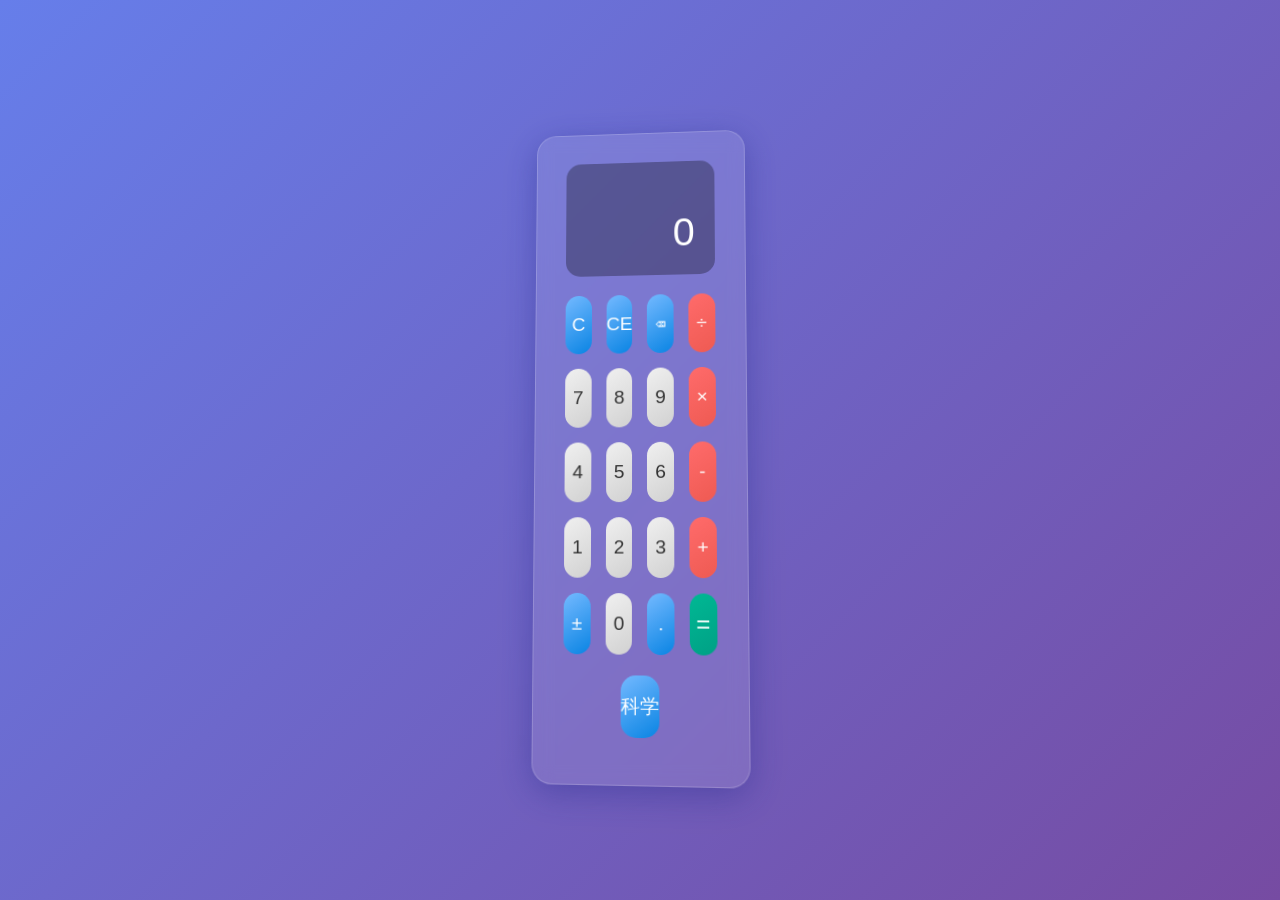
<file: index.html>
<!DOCTYPE html>
<html lang="zh-CN">
<head>
    <meta charset="UTF-8">
    <meta name="viewport" content="width=device-width, initial-scale=1.0">
    <title>现代计算器</title>
    <link rel="stylesheet" href="style.css">
</head>
<body>
    <div class="calculator-container">
        <div class="calculator">
            <div class="display">
                <div class="history" id="history"></div>
                <div class="current" id="current">0</div>
            </div>
            
            <div class="buttons">
                <!-- 第一行 -->
                <button class="btn function" onclick="clearAll()">C</button>
                <button class="btn function" onclick="clearEntry()">CE</button>
                <button class="btn function" onclick="deleteLast()">⌫</button>
                <button class="btn operator" onclick="inputOperator('/')">÷</button>
                
                <!-- 第二行 -->
                <button class="btn number" onclick="inputNumber('7')">7</button>
                <button class="btn number" onclick="inputNumber('8')">8</button>
                <button class="btn number" onclick="inputNumber('9')">9</button>
                <button class="btn operator" onclick="inputOperator('*')">×</button>
                
                <!-- 第三行 -->
                <button class="btn number" onclick="inputNumber('4')">4</button>
                <button class="btn number" onclick="inputNumber('5')">5</button>
                <button class="btn number" onclick="inputNumber('6')">6</button>
                <button class="btn operator" onclick="inputOperator('-')">-</button>
                
                <!-- 第四行 -->
                <button class="btn number" onclick="inputNumber('1')">1</button>
                <button class="btn number" onclick="inputNumber('2')">2</button>
                <button class="btn number" onclick="inputNumber('3')">3</button>
                <button class="btn operator" onclick="inputOperator('+')">+</button>
                
                <!-- 第五行 -->
                <button class="btn function" onclick="toggleSign()">±</button>
                <button class="btn number" onclick="inputNumber('0')">0</button>
                <button class="btn function" onclick="inputDecimal()">.</button>
                <button class="btn equals" onclick="calculate()">=</button>
            </div>
            
            <!-- 科学计算器扩展按钮 -->
            <div class="scientific-toggle">
                <button class="btn function" onclick="toggleScientific()">科学</button>
            </div>
            
            <div class="scientific-buttons" id="scientificButtons" style="display: none;">
                <button class="btn function" onclick="inputFunction('sin(')">sin</button>
                <button class="btn function" onclick="inputFunction('cos(')">cos</button>
                <button class="btn function" onclick="inputFunction('tan(')">tan</button>
                <button class="btn function" onclick="inputFunction('log(')">log</button>
                <button class="btn function" onclick="inputFunction('ln(')">ln</button>
                <button class="btn function" onclick="inputOperator('^')">x^y</button>
                <button class="btn function" onclick="inputFunction('sqrt(')">√</button>
                <button class="btn function" onclick="inputFunction('abs(')">|x|</button>
            </div>
        </div>
    </div>
    
    <script src="script.js"></script>
</body>
</html>
</file>
<file: style.css>
* {
    margin: 0;
    padding: 0;
    box-sizing: border-box;
}

body {
    font-family: 'Segoe UI', Tahoma, Geneva, Verdana, sans-serif;
    background: linear-gradient(135deg, #667eea 0%, #764ba2 100%);
    min-height: 100vh;
    display: flex;
    justify-content: center;
    align-items: center;
    padding: 20px;
}

.calculator-container {
    perspective: 1000px;
}

.calculator {
    background: rgba(255, 255, 255, 0.1);
    backdrop-filter: blur(10px);
    border-radius: 20px;
    padding: 30px;
    box-shadow: 0 8px 32px rgba(31, 38, 135, 0.37);
    border: 1px solid rgba(255, 255, 255, 0.18);
    max-width: 400px;
    width: 100%;
    transform: rotateX(5deg) rotateY(-5deg);
    transition: transform 0.3s ease;
}

.calculator:hover {
    transform: rotateX(0deg) rotateY(0deg);
}

.display {
    background: rgba(0, 0, 0, 0.3);
    border-radius: 15px;
    padding: 20px;
    margin-bottom: 20px;
    min-height: 100px;
    display: flex;
    flex-direction: column;
    justify-content: center;
    text-align: right;
}

.history {
    color: rgba(255, 255, 255, 0.7);
    font-size: 14px;
    min-height: 20px;
    margin-bottom: 10px;
    word-wrap: break-word;
}

.current {
    color: white;
    font-size: 2.5rem;
    font-weight: 300;
    word-wrap: break-word;
    line-height: 1.2;
}

.buttons {
    display: grid;
    grid-template-columns: repeat(4, 1fr);
    gap: 15px;
    margin-bottom: 20px;
}

.btn {
    border: none;
    border-radius: 15px;
    font-size: 1.2rem;
    font-weight: 500;
    height: 60px;
    cursor: pointer;
    transition: all 0.2s ease;
    position: relative;
    overflow: hidden;
}

.btn::before {
    content: '';
    position: absolute;
    top: 0;
    left: -100%;
    width: 100%;
    height: 100%;
    background: linear-gradient(90deg, transparent, rgba(255, 255, 255, 0.2), transparent);
    transition: left 0.5s;
}

.btn:hover::before {
    left: 100%;
}

.btn:hover {
    transform: translateY(-2px);
    box-shadow: 0 5px 15px rgba(0, 0, 0, 0.2);
}

.btn:active {
    transform: translateY(0);
    box-shadow: 0 2px 5px rgba(0, 0, 0, 0.2);
}

.btn.number {
    background: linear-gradient(145deg, #f0f0f0, #d1d1d1);
    color: #333;
}

.btn.number:hover {
    background: linear-gradient(145deg, #ffffff, #e0e0e0);
}

.btn.operator {
    background: linear-gradient(145deg, #ff6b6b, #ee5a52);
    color: white;
}

.btn.operator:hover {
    background: linear-gradient(145deg, #ff7979, #ff6b6b);
}

.btn.function {
    background: linear-gradient(145deg, #74b9ff, #0984e3);
    color: white;
}

.btn.function:hover {
    background: linear-gradient(145deg, #81ecec, #00cec9);
}

.btn.equals {
    background: linear-gradient(145deg, #00b894, #00a085);
    color: white;
    font-size: 1.5rem;
}

.btn.equals:hover {
    background: linear-gradient(145deg, #00cec9, #00b894);
}

.scientific-toggle {
    margin-bottom: 15px;
    text-align: center;
}

.scientific-buttons {
    display: grid;
    grid-template-columns: repeat(4, 1fr);
    gap: 10px;
    margin-top: 15px;
    padding-top: 15px;
    border-top: 1px solid rgba(255, 255, 255, 0.2);
}

.scientific-buttons .btn {
    height: 45px;
    font-size: 1rem;
}

/* 响应式设计 */
@media (max-width: 480px) {
    .calculator {
        padding: 20px;
        margin: 10px;
    }
    
    .current {
        font-size: 2rem;
    }
    
    .btn {
        height: 50px;
        font-size: 1rem;
    }
    
    .buttons {
        gap: 10px;
    }
}

/* 动画效果 */
@keyframes fadeIn {
    from {
        opacity: 0;
        transform: translateY(20px);
    }
    to {
        opacity: 1;
        transform: translateY(0);
    }
}

.calculator {
    animation: fadeIn 0.5s ease-out;
}

/* 错误状态 */
.error {
    color: #ff6b6b !important;
    animation: shake 0.5s ease-in-out;
}

@keyframes shake {
    0%, 100% { transform: translateX(0); }
    25% { transform: translateX(-5px); }
    75% { transform: translateX(5px); }
}
</file>
